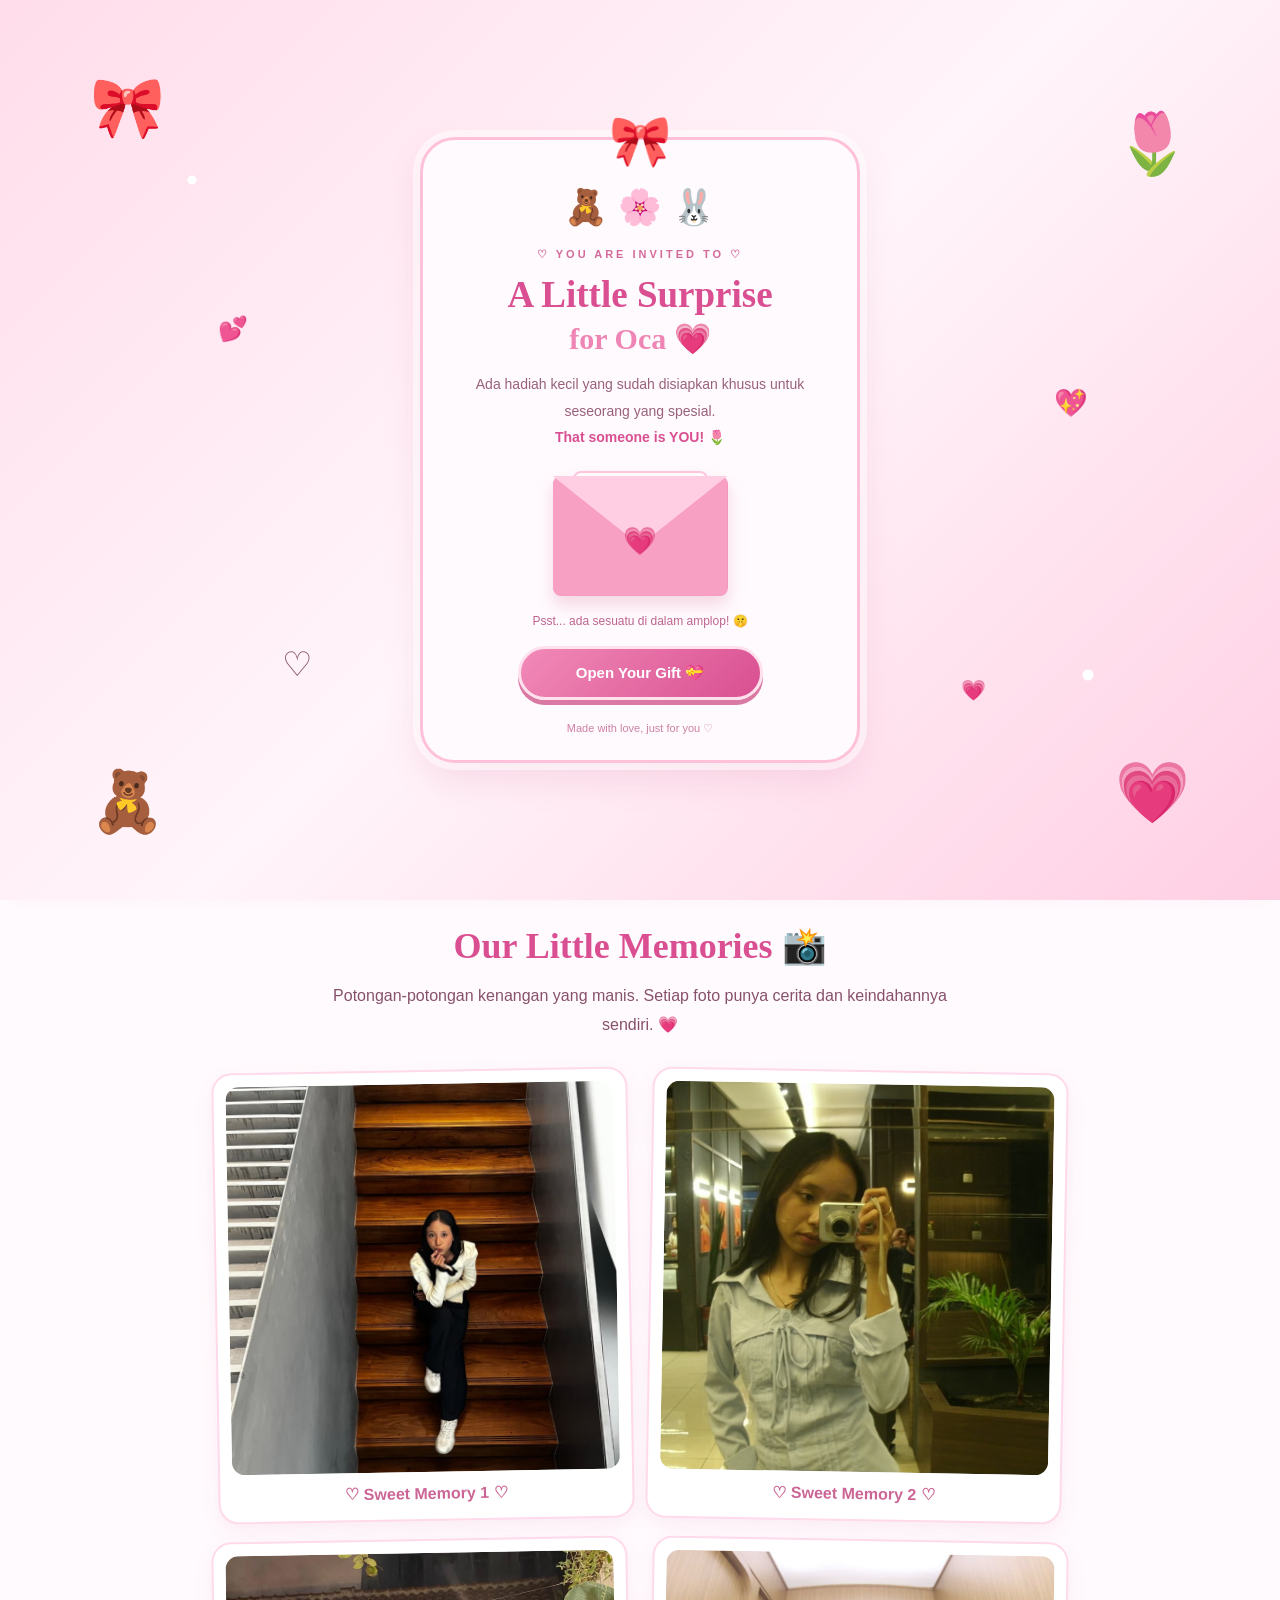
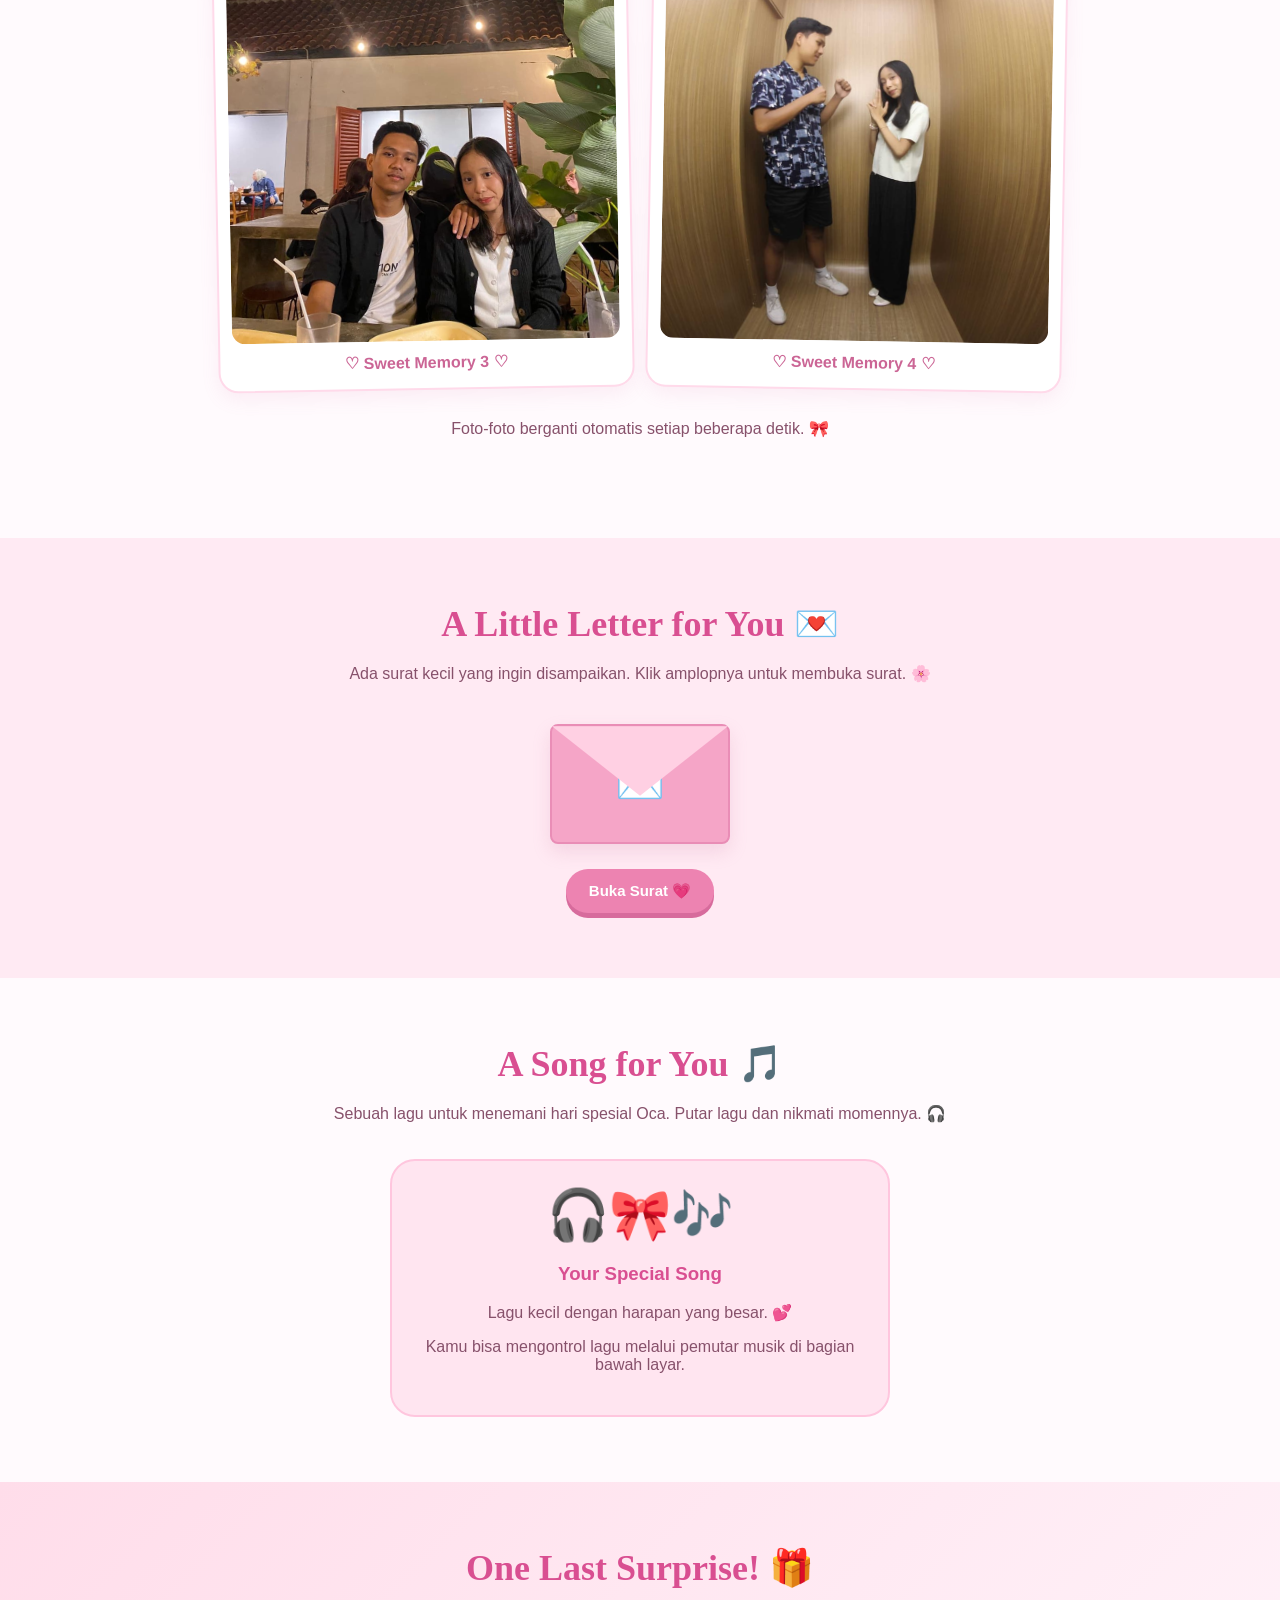
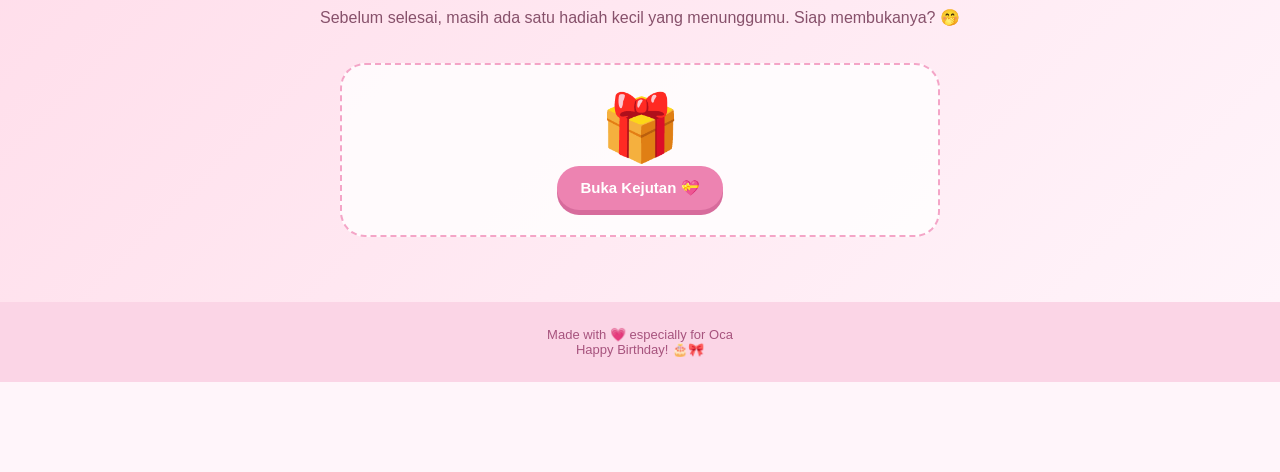
<file: index.html>
<!DOCTYPE html>
<html lang="id">
<head>
    <meta charset="UTF-8">
    <meta name="viewport" content="width=device-width, initial-scale=1.0">
    <title>Happy Birthday Oca! 🎀</title>

    <style>
        * {
            box-sizing: border-box;
        }

        html {
            scroll-behavior: smooth;
            scroll-padding-top: 80px;
        }

        body {
            margin: 0;
            padding-bottom: 90px;
            font-family: "Trebuchet MS", Arial, sans-serif;
            color: #87516b;
            background: #fff5fa;
        }

        button {
            font-family: inherit;
            cursor: pointer;
        }

        .tombol {
            display: inline-block;
            padding: 13px 23px;
            border: none;
            border-radius: 30px;
            background: #ed83b1;
            color: white;
            font-size: 15px;
            font-weight: bold;
            box-shadow: 0 5px 0 #d76b9c;
            text-decoration: none;
            transition: 0.25s;
        }

        .tombol:hover {
            transform: translateY(-3px);
            background: #df6da1;
        }

        /* HALAMAN PEMBUKA */

        #halamanPembuka {
            position: fixed;
            inset: 0;
            z-index: 9999;
            display: flex;
            align-items: center;
            justify-content: center;
            padding: 22px 15px;
            overflow-y: auto;
            overflow-x: hidden;
            background:
                radial-gradient(circle at 15% 20%, white 0 4px, transparent 5px),
                radial-gradient(circle at 85% 75%, white 0 5px, transparent 6px),
                linear-gradient(135deg, #ffddea, #fff5fa, #ffcfe3);
            transition: opacity 0.8s ease, visibility 0.8s ease;
        }

        #halamanPembuka.sembunyi {
            opacity: 0;
            visibility: hidden;
            pointer-events: none;
        }

        .kartu-undangan {
            position: relative;
            width: 100%;
            max-width: 440px;
            margin: auto;
            padding: 35px 22px 25px;
            text-align: center;
            background: #fffafd;
            border: 3px solid #ffc1da;
            border-radius: 35px;
            box-shadow: 0 0 0 7px #ffffff85,
                        0 15px 35px #d878a333;
            animation: kartuDatang 1s ease both;
        }

        @keyframes kartuDatang {
            from {
                opacity: 0;
                transform: translateY(25px) scale(0.94);
            }
            to {
                opacity: 1;
                transform: translateY(0) scale(1);
            }
        }

        .pita-atas {
            position: absolute;
            top: -28px;
            left: 50%;
            transform: translateX(-50%);
            font-size: 50px;
        }

        .stiker-pembuka {
            margin: 12px 0;
            font-size: 35px;
            animation: stikerGoyang 3s ease-in-out infinite;
        }

        @keyframes stikerGoyang {
            0%, 100% { transform: rotate(-3deg); }
            50% { transform: rotate(3deg); }
        }

        .teks-kecil {
            color: #d46a9b;
            font-size: 11px;
            font-weight: bold;
            letter-spacing: 3px;
            margin-top: 20px;
        }

        .kartu-undangan h1 {
            margin: 12px 0 0;
            color: #d94f91;
            font-family: Georgia, serif;
            font-size: clamp(27px, 7vw, 37px);
        }

        .kartu-undangan h2 {
            color: #ee85b4;
            font-family: Georgia, serif;
            font-size: 30px;
            margin: 5px 0 15px;
        }

        .pesan-pembuka {
            color: #99617c;
            font-size: 14px;
            line-height: 1.9;
            margin: 12px auto 22px;
        }

        .pesan-pembuka strong {
            color: #d94f91;
        }

        /* AMPLOP PEMBUKA */

        .amplop-pembuka {
            position: relative;
            width: 175px;
            height: 120px;
            margin: 25px auto 15px;
            cursor: pointer;
            animation: amplopMengambang 2.5s ease-in-out infinite;
            filter: drop-shadow(0 9px 8px #d878a344);
        }

        @keyframes amplopMengambang {
            0%, 100% { transform: translateY(0); }
            50% { transform: translateY(-8px); }
        }

        .amplop-dasar {
            position: absolute;
            inset: 0;
            background: #f9a8ca;
            border: 2px solid #f18db8;
            border-radius: 9px;
        }

        .surat-mini {
            position: absolute;
            z-index: 1;
            left: 20px;
            right: 20px;
            top: -5px;
            height: 90px;
            display: flex;
            align-items: center;
            justify-content: center;
            background: #fffafc;
            border: 2px solid #ffc5dc;
            border-radius: 8px;
            font-size: 37px;
            transition: transform 0.7s ease;
        }

        .amplop-depan {
            position: absolute;
            z-index: 2;
            inset: 0;
            background: #f7a0c4;
            clip-path: polygon(0 0, 50% 57%, 100% 0, 100% 100%, 0 100%);
            border-radius: 8px;
        }

        .amplop-segitiga {
            position: absolute;
            z-index: 3;
            inset: 0;
            background: #ffcee2;
            clip-path: polygon(0 0, 100% 0, 50% 58%);
            transform-origin: top center;
            transition: transform 0.65s ease, opacity 0.3s ease;
        }

        .segel-hati {
            position: absolute;
            z-index: 4;
            left: 50%;
            top: 54%;
            transform: translate(-50%, -50%);
            font-size: 27px;
            transition: opacity 0.3s ease;
        }

        .amplop-pembuka.terbuka .amplop-segitiga {
            transform: rotateX(180deg);
            opacity: 0;
        }

        .amplop-pembuka.terbuka .surat-mini {
            transform: translateY(-48px);
        }

        .amplop-pembuka.terbuka .segel-hati {
            opacity: 0;
        }

        .petunjuk-pembuka {
            color: #bd6590;
            font-size: 12px;
            margin: 18px 0;
        }

        .tombol-pembuka {
            width: 100%;
            max-width: 245px;
            padding: 15px 20px;
            color: white;
            font-size: 15px;
            background: linear-gradient(135deg, #f18ab7, #d94f91);
            border: 3px solid #ffe0ed;
            box-shadow: 0 5px 0 #d979a4;
            animation: tombolBerkedip 2s ease-in-out infinite;
        }

        @keyframes tombolBerkedip {
            0%, 100% { box-shadow: 0 5px 0 #d979a4; }
            50% {
                box-shadow: 0 5px 0 #d979a4,
                            0 0 15px #f6a4c9;
            }
        }

        .footer-pembuka {
            margin: 22px 0 0;
            color: #ce81a4;
            font-size: 11px;
        }

        .dekorasi {
            position: absolute;
            z-index: 1;
            font-size: clamp(35px, 8vw, 60px);
            pointer-events: none;
            animation: dekorasiGoyang 4s ease-in-out infinite;
        }

        .dekorasi-kiri {
            top: 8%;
            left: 7%;
        }

        .dekorasi-kanan {
            top: 12%;
            right: 7%;
            animation-delay: 0.8s;
        }

        .dekorasi-bawah-kiri {
            bottom: 7%;
            left: 7%;
            animation-delay: 1.2s;
        }

        .dekorasi-bawah-kanan {
            bottom: 8%;
            right: 7%;
            animation-delay: 0.5s;
        }

        @keyframes dekorasiGoyang {
            0%, 100% { translate: 0 0; }
            50% { translate: 0 -10px; }
        }

        .hati-melayang {
            position: absolute;
            z-index: 1;
            pointer-events: none;
            animation: hatiNaik 6s ease-in-out infinite;
        }

        .hati-satu {
            left: 17%;
            top: 35%;
            font-size: 24px;
        }

        .hati-dua {
            right: 15%;
            top: 43%;
            font-size: 27px;
            animation-delay: 1s;
        }

        .hati-tiga {
            left: 22%;
            bottom: 24%;
            font-size: 34px;
            animation-delay: 2s;
        }

        .hati-empat {
            right: 23%;
            bottom: 22%;
            font-size: 20px;
            animation-delay: 0.5s;
        }

        @keyframes hatiNaik {
            0%, 100% {
                transform: translateY(0) rotate(-10deg);
                opacity: 0.7;
            }
            50% {
                transform: translateY(-20px) rotate(10deg);
                opacity: 1;
            }
        }

        /* EFEK BUNGA TERBANG */

        .bunga-terbang {
            position: fixed;
            top: -50px;
            z-index: 9998;
            pointer-events: none;
            user-select: none;
            animation: bungaJatuh linear forwards;
        }

        @keyframes bungaJatuh {
            0% {
                transform: translateY(-5vh) translateX(0) rotate(0deg);
                opacity: 0;
            }
            10% {
                opacity: 1;
            }
            50% {
                transform: translateY(50vh) translateX(35px) rotate(180deg);
            }
            100% {
                transform: translateY(110vh) translateX(-35px) rotate(360deg);
                opacity: 0;
            }
        }

        /* MENU WEBSITE */

        header {
            position: sticky;
            top: 0;
            z-index: 100;
            padding: 14px 10px;
            background: #fff5faee;
            border-bottom: 2px solid #ffdae9;
            backdrop-filter: blur(10px);
        }

        .nama-website {
            margin: 0 0 10px;
            color: #d94f91;
            text-align: center;
            font-size: 21px;
        }

        nav {
            display: flex;
            justify-content: center;
            flex-wrap: wrap;
            gap: 7px;
        }

        nav a {
            padding: 8px 12px;
            color: #b54e81;
            font-size: 13px;
            font-weight: bold;
            text-decoration: none;
            border-radius: 20px;
        }

        nav a:hover,
        nav a.aktif {
            background: #ffd6e8;
            color: #c33e7f;
        }

        /* BAGIAN WEBSITE */

        section {
            padding: 65px 20px;
            text-align: center;
            scroll-margin-top: 105px;
        }

        .judul-bagian {
            color: #d94f91;
            font-family: Georgia, serif;
            font-size: clamp(27px, 6vw, 36px);
            margin: 0 0 15px;
        }

        .deskripsi-bagian {
            max-width: 650px;
            margin: 0 auto 30px;
            line-height: 1.8;
        }

        #home {
            min-height: 85vh;
            display: flex;
            align-items: center;
            justify-content: center;
            flex-direction: column;
            background: linear-gradient(145deg, #ffe2ef, #fff7fb);
        }

        .mahkota {
            font-size: 65px;
            animation: stikerGoyang 3s infinite;
        }

        #home h1 {
            margin: 15px 0;
            color: #d94f91;
            font-family: Georgia, serif;
            font-size: clamp(36px, 8vw, 60px);
        }

        #home p {
            max-width: 550px;
            line-height: 1.9;
        }

        .bintang {
            color: #ec8cb8;
            font-size: 25px;
            margin: 15px;
        }

        #kenangan {
            background: #fffafd;
        }

        .galeri {
            display: grid;
            grid-template-columns: repeat(2, minmax(0, 1fr));
            gap: 18px;
            max-width: 850px;
            margin: 0 auto;
        }

        .kartu-foto {
            padding: 12px;
            background: white;
            border: 2px solid #ffdaea;
            border-radius: 20px;
            box-shadow: 0 7px 18px #d878a31a;
            transform: rotate(-1deg);
        }

        .kartu-foto:nth-child(even) {
            transform: rotate(1deg);
        }

        .kartu-foto img {
            display: block;
            width: 100%;
            aspect-ratio: 1 / 1;
            object-fit: cover;
            border-radius: 13px;
            background: #ffe7f1;
        }

        .kartu-foto p {
            margin: 12px 0 4px;
            color: #cb6595;
            font-weight: bold;
        }

        #surat {
            background: #ffeaf3;
        }

        .kotak-surat {
            max-width: 600px;
            margin: 25px auto 0;
        }

        .amplop-surat {
            width: 180px;
            height: 120px;
            position: relative;
            margin: 35px auto 25px;
            cursor: pointer;
            background: #f5a5c7;
            border: 2px solid #e98db6;
            border-radius: 8px;
            box-shadow: 0 8px 18px #ce7fa333;
        }

        .amplop-surat::before {
            content: "";
            position: absolute;
            inset: 0;
            background: #ffd0e3;
            clip-path: polygon(0 0, 100% 0, 50% 60%);
            transform-origin: top;
            transition: transform 0.7s;
            z-index: 2;
        }

        .amplop-surat::after {
            content: "💌";
            position: absolute;
            inset: 0;
            display: flex;
            align-items: center;
            justify-content: center;
            font-size: 40px;
        }

        .amplop-surat.terbuka::before {
            transform: rotateX(180deg);
        }

        .isi-surat {
            display: none;
            padding: 25px;
            background: #fffafd;
            border: 2px dashed #f2a2c5;
            border-radius: 20px;
            text-align: left;
            line-height: 1.9;
            animation: kartuDatang 0.7s ease;
        }

        .isi-surat.tampil {
            display: block;
        }

        #musik {
            background: #fffafd;
        }

        .kotak-musik {
            max-width: 500px;
            margin: 0 auto;
            padding: 25px;
            background: #ffe5f0;
            border: 2px solid #ffc6de;
            border-radius: 25px;
        }

        .ikon-musik {
            font-size: 50px;
            animation: stikerGoyang 2s infinite;
        }

        #kejutan {
            min-height: 400px;
            background: linear-gradient(135deg, #ffddea, #fff4fa);
        }

        .kotak-kejutan {
            max-width: 600px;
            margin: 0 auto;
            padding: 25px;
            background: #ffffffc9;
            border: 2px dashed #f4a5c7;
            border-radius: 25px;
        }

        .hadiah {
            display: none;
            margin-top: 25px;
            font-size: 20px;
            line-height: 1.9;
            color: #d94f91;
            animation: kartuDatang 0.7s ease;
        }

        .hadiah.tampil {
            display: block;
        }

        .hati-kejutan {
            display: inline-block;
            margin: 5px;
            font-size: 27px;
            animation: hatiNaik 2s infinite;
        }

        footer {
            padding: 25px 15px;
            background: #fbd5e6;
            color: #a7547e;
            text-align: center;
            font-size: 13px;
        }

        /* PEMUTAR MUSIK TETAP DI BAWAH */

        .pemutar-tetap {
            position: fixed;
            z-index: 200;
            left: 12px;
            right: 12px;
            bottom: 12px;
            display: flex;
            align-items: center;
            gap: 10px;
            padding: 10px 14px;
            background: #fffafdf2;
            border: 2px solid #ffc5dc;
            border-radius: 18px;
            box-shadow: 0 5px 20px #b95d8522;
        }

        .pemutar-ikon {
            font-size: 25px;
        }

        .pemutar-info {
            flex: 1;
            min-width: 0;
            text-align: left;
        }

        .pemutar-info strong {
            display: block;
            color: #c94e88;
            font-size: 12px;
        }

        .pemutar-info span {
            color: #a66b88;
            font-size: 11px;
        }

        .pemutar-tetap audio {
            width: 42%;
            max-width: 220px;
            margin: 0;
        }

        @media (max-width: 480px) {
            .dekorasi-kiri {
                top: 2%;
                left: 2%;
            }

            .dekorasi-kanan {
                top: 3%;
                right: 2%;
            }

            .dekorasi-bawah-kiri {
                bottom: 2%;
                left: 2%;
            }

            .dekorasi-bawah-kanan {
                bottom: 2%;
                right: 2%;
            }

            .kartu-undangan {
                padding: 32px 18px 22px;
            }

            .galeri {
                gap: 10px;
            }

            .kartu-foto {
                padding: 7px;
            }

            .pemutar-tetap {
                left: 6px;
                right: 6px;
                bottom: 6px;
                gap: 7px;
                padding: 9px;
            }

            .pemutar-ikon {
                font-size: 21px;
            }

            .pemutar-info strong {
                font-size: 10px;
            }

            .pemutar-info span {
                font-size: 9px;
            }

            .pemutar-tetap audio {
                width: 45%;
            }
        }
    </style>
</head>

<body>

    <!-- HALAMAN PEMBUKA -->

    <div id="halamanPembuka">
        <div class="dekorasi dekorasi-kiri">🎀</div>
        <div class="dekorasi dekorasi-kanan">🌷</div>
        <div class="dekorasi dekorasi-bawah-kiri">🧸</div>
        <div class="dekorasi dekorasi-bawah-kanan">💗</div>

        <div class="hati-melayang hati-satu">💕</div>
        <div class="hati-melayang hati-dua">💖</div>
        <div class="hati-melayang hati-tiga">♡</div>
        <div class="hati-melayang hati-empat">💗</div>

        <div class="kartu-undangan">
            <div class="pita-atas">🎀</div>
            <div class="stiker-pembuka">🧸 🌸 🐰</div>

            <p class="teks-kecil">♡ YOU ARE INVITED TO ♡</p>
            <h1>A Little Surprise</h1>
            <h2>for Oca 💗</h2>

            <p class="pesan-pembuka">
                Ada hadiah kecil yang sudah disiapkan
                khusus untuk seseorang yang spesial.
                <br>
                <strong>That someone is YOU! 🌷</strong>
            </p>

            <div class="amplop-pembuka"
                 id="amplopPembuka"
                 role="button"
                 tabindex="0"
                 aria-label="Buka amplop"
                 onclick="bukaUndangan()">
                <div class="amplop-dasar"></div>
                <div class="surat-mini">💌</div>
                <div class="amplop-depan"></div>
                <div class="amplop-segitiga"></div>
                <div class="segel-hati">💗</div>
            </div>

            <p class="petunjuk-pembuka" id="petunjukPembuka">
                Psst... ada sesuatu di dalam amplop! 🤫
            </p>

            <button class="tombol tombol-pembuka"
                    id="tombolBukaHadiah"
                    onclick="bukaUndangan()">
                Open Your Gift 💝
            </button>

            <p class="footer-pembuka">
                Made with love, just for you ♡
            </p>
        </div>
    </div>

    <!-- MENU WEBSITE -->

    <header>
        <h2 class="nama-website">🎀 Birthday Oca 🎀</h2>

        <nav>
            <a href="#home" class="aktif">Home 🏠</a>
            <a href="#kenangan">Kenangan 📸</a>
            <a href="#surat">Surat 💌</a>
            <a href="#musik">Musik 🎵</a>
            <a href="#kejutan">Kejutan 🎁</a>
        </nav>
    </header>

    <main>

        <!-- HOME -->

        <section id="home">
            <div class="mahkota">👑</div>
            <div class="bintang">✨ ♡ ✨</div>

            <h1>Happy Birthday! Oca 💗</h1>

            <p>
                Selamat ulang tahun, Oca!
                Semoga hari-harimu selalu dipenuhi kebahagiaan,
                tawa, cinta, dan hal-hal indah.
                Semoga semua impianmu satu per satu menjadi nyata.
                Kamu pantas mendapatkan banyak kebahagiaan. 🌷
            </p>

            <p>
                Hari ini adalah hari spesial untuk seseorang
                yang juga spesial. Jangan lupa tersenyum, ya! 🧸
            </p>

            <a href="#kenangan" class="tombol">Lihat Kenangan 💕</a>

            <div class="bintang">🎂 🎀 💖 🎀 🎂</div>
        </section>

        <!-- KENANGAN FOTO -->

        <section id="kenangan">
            <h2 class="judul-bagian">Our Little Memories 📸</h2>

            <p class="deskripsi-bagian">
                Potongan-potongan kenangan yang manis.
                Setiap foto punya cerita dan keindahannya sendiri. 💗
            </p>

            <div class="galeri">
                <div class="kartu-foto">
                    <img src="images/foto1.jpg"
                         alt="Kenangan pertama"
                         class="foto-berganti">
                    <p>♡ Sweet Memory 1 ♡</p>
                </div>

                <div class="kartu-foto">
                    <img src="images/foto2.jpg"
                         alt="Kenangan kedua"
                         class="foto-berganti">
                    <p>♡ Sweet Memory 2 ♡</p>
                </div>

                <div class="kartu-foto">
                    <img src="images/foto3.jpg"
                         alt="Kenangan ketiga"
                         class="foto-berganti">
                    <p>♡ Sweet Memory 3 ♡</p>
                </div>

                <div class="kartu-foto">
                    <img src="images/foto4.jpg"
                         alt="Kenangan keempat"
                         class="foto-berganti">
                    <p>♡ Sweet Memory 4 ♡</p>
                </div>
            </div>

            <p class="deskripsi-bagian" style="margin-top:25px;">
                Foto-foto berganti otomatis setiap beberapa detik. 🎀
            </p>
        </section>

        <!-- SURAT -->

        <section id="surat">
            <h2 class="judul-bagian">A Little Letter for You 💌</h2>

            <p class="deskripsi-bagian">
                Ada surat kecil yang ingin disampaikan.
                Klik amplopnya untuk membuka surat. 🌸
            </p>

            <div class="kotak-surat">
                <div class="amplop-surat"
                     id="amplopSurat"
                     role="button"
                     tabindex="0"
                     aria-label="Buka surat"
                     onclick="bukaSurat()">
                </div>

                <button class="tombol" onclick="bukaSurat()">
                    Buka Surat 💗
                </button>

                <div class="isi-surat" id="isiSurat">
                    <h3 style="color:#d94f91; text-align:center;">
                        Dear Oca, ♡
                    </h3>

                    <p>Happy birthday, Oca! 🎂💗</p>

                    <p>
                        Di hari spesialmu ini, aku berharap kamu
                        selalu dikelilingi hal-hal baik, orang-orang
                        yang tulus menyayangimu, dan alasan untuk
                        terus tersenyum setiap hari.
                    </p>

                    <p>
                        Semoga langkahmu ke depan selalu dimudahkan,
                        impianmu semakin dekat, dan kamu selalu
                        diberi kekuatan saat menghadapi hari yang
                        tidak mudah.
                    </p>

                    <p>
                        Terima kasih sudah menjadi dirimu sendiri.
                        Semoga tahun ini membawa banyak cerita indah,
                        pengalaman baru, dan kebahagiaan yang tidak
                        terduga.
                    </p>

                    <p>
                        Jangan lupa bahagia, jaga diri baik-baik,
                        dan tetap jadi Oca yang istimewa. 🧸🌷
                    </p>

                    <p style="text-align:right;">
                        With lots of love,<br>
                        Someone who wishes you the best ♡
                    </p>
                </div>
            </div>
        </section>

        <!-- MUSIK -->

        <section id="musik">
            <h2 class="judul-bagian">A Song for You 🎵</h2>

            <p class="deskripsi-bagian">
                Sebuah lagu untuk menemani hari spesial Oca.
                Putar lagu dan nikmati momennya. 🎧
            </p>

            <div class="kotak-musik">
                <div class="ikon-musik">🎧🎀🎶</div>
                <h3 style="color:#d94f91;">Your Special Song</h3>

                <p>
                    Lagu kecil dengan harapan yang besar. 💕
                </p>

                <p>
                    Kamu bisa mengontrol lagu melalui pemutar
                    musik di bagian bawah layar.
                </p>
            </div>
        </section>

        <!-- KEJUTAN -->

        <section id="kejutan">
            <h2 class="judul-bagian">One Last Surprise! 🎁</h2>

            <p class="deskripsi-bagian">
                Sebelum selesai, masih ada satu hadiah kecil
                yang menunggumu. Siap membukanya? 🤭
            </p>

            <div class="kotak-kejutan">
                <div style="font-size:65px;">🎁</div>

                <button class="tombol" onclick="bukaKejutan()">
                    Buka Kejutan 💝
                </button>

                <div class="hadiah" id="hadiah">
                    <div class="hati-kejutan">💗</div>
                    <div class="hati-kejutan">💖</div>
                    <div class="hati-kejutan">💕</div>

                    <h3>Surprise, Oca! 🎉</h3>

                    <p>HAPPY BIRTHDAY! 🎂</p>

                    <p>
                        Semoga kamu selalu bahagia, sehat,
                        dikelilingi cinta, dan mendapatkan
                        banyak hal baik dalam hidup.
                    </p>

                    <p>May all your wishes come true! 🌷</p>

                    <div style="font-size:40px;">
                        🧸 🎀 🌸 💝 🌸 🎀 🧸
                    </div>
                </div>
            </div>
        </section>

    </main>

    <footer>
        Made with 💗 especially for Oca
        <br>
        Happy Birthday! 🎂🎀
    </footer>

    <!-- PEMUTAR MUSIK -->

    <div class="pemutar-tetap">
        <div class="pemutar-ikon">🎵</div>

        <div class="pemutar-info">
            <strong>Song for Oca 💗</strong>
            <span>Made with love ♡</span>
        </div>

        <audio id="laguOca" controls preload="auto">
            <source src="music/lagu-oca.mp3" type="audio/mpeg">
            Browser kamu tidak mendukung pemutar audio.
        </audio>
    </div>

    <script>
        /* BUKA HALAMAN PEMBUKA DAN PUTAR LAGU */

        var undanganSedangDibuka = false;

        function bukaUndangan() {
            if (undanganSedangDibuka) {
                return;
            }

            undanganSedangDibuka = true;

            var halaman = document.getElementById("halamanPembuka");
            var amplop = document.getElementById("amplopPembuka");
            var tombol = document.getElementById("tombolBukaHadiah");
            var petunjuk = document.getElementById("petunjukPembuka");
            var lagu = document.getElementById("laguOca");

            amplop.classList.add("terbuka");
            tombol.textContent = "Your Surprise Awaits! 💗";
            petunjuk.textContent = "Yay! Hadiah untuk Oca sedang dibuka... 🎀";

            setTimeout(function() {
                halaman.classList.add("sembunyi");

                setTimeout(function() {
                    halaman.style.display = "none";

                    document.getElementById("home").scrollIntoView({
                        behavior: "auto",
                        block: "start"
                    });

                    history.replaceState(null, "", "#home");

                    lagu.play().catch(function() {
                        console.log(
                            "Lagu belum dapat diputar otomatis. Tekan Play."
                        );
                    });

                }, 800);
            }, 900);
        }

        document.getElementById("amplopPembuka").addEventListener(
            "keydown",
            function(event) {
                if (event.key === "Enter" || event.key === " ") {
                    event.preventDefault();
                    bukaUndangan();
                }
            }
        );

        /* NAVIGASI MENU */

        var semuaMenu = document.querySelectorAll("nav a");

        semuaMenu.forEach(function(menu) {
            menu.addEventListener("click", function(event) {
                var tujuan = menu.getAttribute("href");
                var bagian = document.querySelector(tujuan);

                if (bagian) {
                    event.preventDefault();

                    bagian.scrollIntoView({
                        behavior: "smooth",
                        block: "start"
                    });

                    history.replaceState(null, "", tujuan);

                    semuaMenu.forEach(function(item) {
                        item.classList.remove("aktif");
                    });

                    menu.classList.add("aktif");
                }
            });
        });

        /* FOTO BERGANTI OTOMATIS */

        var daftarFoto = [
            "images/foto1.jpg",
            "images/foto2.jpg",
            "images/foto3.jpg",
            "images/foto4.jpg",
            "images/foto5.jpg",
            "images/foto6.jpg",
            "images/foto7.jpg",
            "images/foto8.jpg"
        ];

        var nomorFoto = [0, 1, 2, 3];

        setInterval(function() {
            var kotakFoto = document.querySelectorAll(".foto-berganti");

            for (var i = 0; i < kotakFoto.length; i++) {
                nomorFoto[i] = (nomorFoto[i] + 1) % daftarFoto.length;
                kotakFoto[i].src = daftarFoto[nomorFoto[i]];
            }
        }, 4000);

        /* BUKA SURAT */

        function bukaSurat() {
            document.getElementById("amplopSurat").classList.toggle("terbuka");
            document.getElementById("isiSurat").classList.toggle("tampil");
        }

        document.getElementById("amplopSurat").addEventListener(
            "keydown",
            function(event) {
                if (event.key === "Enter" || event.key === " ") {
                    event.preventDefault();
                    bukaSurat();
                }
            }
        );

        /* BUKA KEJUTAN */

        function bukaKejutan() {
            document.getElementById("hadiah").classList.toggle("tampil");
        }
    </script>

    <!-- SCRIPT EFEK BUNGA TERBANG -->

    <script>
        (function() {
            var daftarBunga = ["🌸", "🌷", "🌼", "🪷", "🌺"];

            function buatBunga() {
                var bunga = document.createElement("span");

                bunga.className = "bunga-terbang";

                bunga.textContent =
                    daftarBunga[
                        Math.floor(Math.random() * daftarBunga.length)
                    ];

                bunga.style.left = Math.random() * 100 + "vw";
                bunga.style.fontSize = (18 + Math.random() * 18) + "px";
                bunga.style.animationDuration = (6 + Math.random() * 6) + "s";

                document.body.appendChild(bunga);

                setTimeout(function() {
                    bunga.remove();
                }, 13000);
            }

            setInterval(buatBunga, 700);
        })();
    </script>

</body>
</html>
</file>
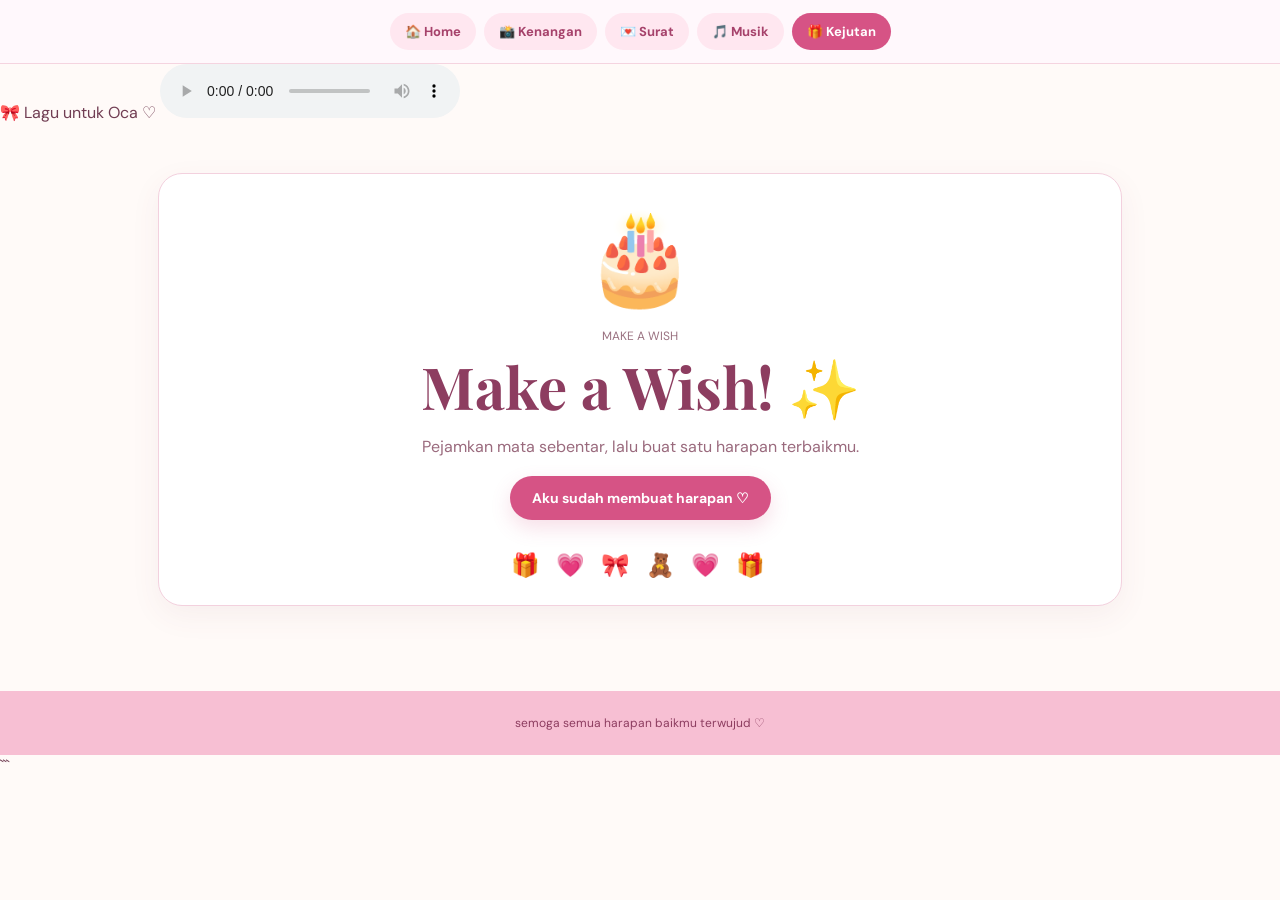
<file: kejutan.html>
<!DOCTYPE html>
<html lang="id">
<head>
    <meta charset="UTF-8">
    <meta name="viewport" content="width=device-width, initial-scale=1">
    <title>Kejutan! ♡</title>
    <link rel="stylesheet" href="style.css">
</head>
<body>

<nav>
    <a href="index.html">🏠 Home</a>
    <a href="kenangan.html">📸 Kenangan</a>
    <a href="surat.html">💌 Surat</a>
    <a href="musik.html">🎵 Musik</a>
    <a class="active" href="kejutan.html">🎁 Kejutan</a>
</nav>

<div class="mini-music">
    <span>🎀 Lagu untuk Oca ♡</span>
    <audio controls loop>
        <source src="music/lagu-oca.mp3" type="audio/mpeg">
        Browser kamu tidak mendukung pemutar audio.
    </audio>
</div>

<main class="center">
    <div class="panel">
        <div class="cake">🎂</div>
        <p class="note">MAKE A WISH</p>

        <h1 style="font-size: clamp(38px, 7vw, 58px)">
            Make a Wish! ✨
        </h1>

        <p class="sub">
            Pejamkan mata sebentar, lalu buat satu harapan terbaikmu.
        </p>

        <button class="btn" id="wish">
            Aku sudah membuat harapan ♡
        </button>

        <p id="message" class="sub"></p>

        <div class="decor">🎁 💗 🎀 🧸 💗 🎁</div>
    </div>
</main>

<footer>
    semoga semua harapan baikmu terwujud ♡
</footer>

<script>
document.getElementById('wish').addEventListener('click', function() {
    document.getElementById('message').textContent =
        'Semoga harapanmu menjadi nyata! ♡ ✨🎀';

    for (let i = 0; i < 22; i++) {
        let e = document.createElement('span');

        e.textContent = ['♡', '✦', '💗', '✨'][
            Math.floor(Math.random() * 4)
        ];

        e.style.cssText =
            'position:fixed;left:' + Math.random() * 100 +
            'vw;top:-25px;font-size:' + (16 + Math.random() * 18) +
            'px;z-index:99;pointer-events:none';

        document.body.appendChild(e);

        let a = e.animate(
            [
                { transform: 'translateY(0)', opacity: 1 },
                {
                    transform: 'translateY(105vh) rotate(300deg)',
                    opacity: 0
                }
            ],
            {
                duration: 1800 + Math.random() * 1200,
                easing: 'ease-in'
            }
        );

        a.onfinish = function() {
            e.remove();
        };
    }
});
</script>

<script src="app.js"></script>

</body>
</html>
```
</file>
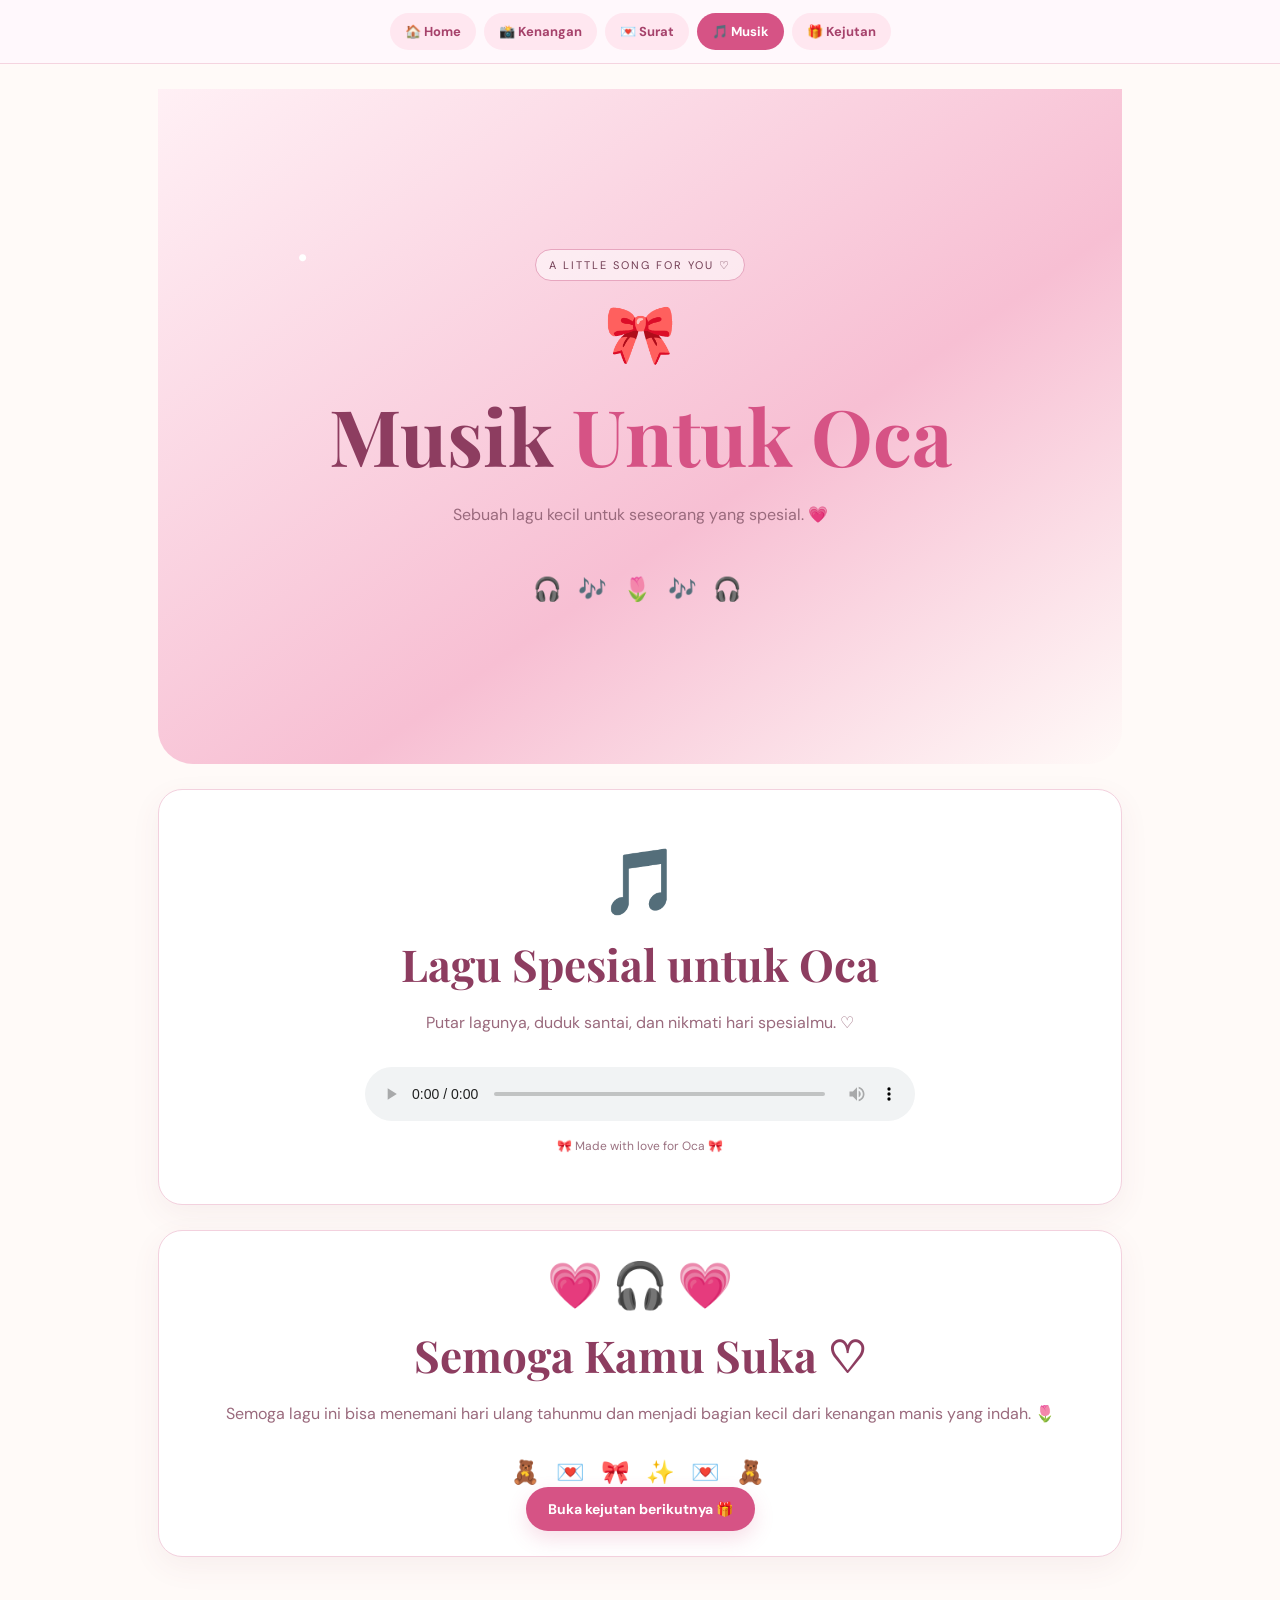
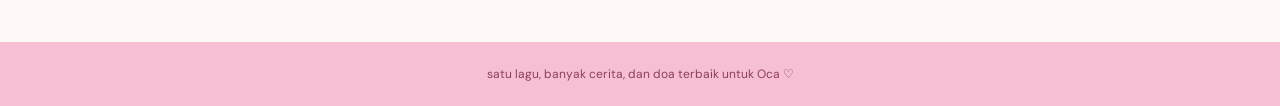
<file: musik.html>
<!DOCTYPE html>
<html lang="id">
<head>
    <meta charset="UTF-8">
    <meta name="viewport" content="width=device-width, initial-scale=1">
    <title>Musik untuk Oca ♡</title>
    <link rel="stylesheet" href="style.css">
</head>
<body>

<nav>
    <a href="index.html">🏠 Home</a>
    <a href="kenangan.html">📸 Kenangan</a>
    <a href="surat.html">💌 Surat</a>
    <a class="active" href="musik.html">🎵 Musik</a>
    <a href="kejutan.html">🎁 Kejutan</a>
</nav>

<main class="center">

    <section class="hero">
        <span class="tag">A LITTLE SONG FOR YOU ♡</span>

        <div class="bow">🎀</div>

        <h1>Musik <span>Untuk Oca</span></h1>

        <p class="sub">
            Sebuah lagu kecil untuk seseorang yang spesial. 💗
        </p>

        <div class="decor">🎧 🎶 🌷 🎶 🎧</div>
    </section>

    <section class="panel center">
        <div class="musicbox">

            <div class="music-icon">🎵</div>

            <h2>Lagu Spesial untuk Oca</h2>

            <p class="sub">
                Putar lagunya, duduk santai, dan nikmati hari spesialmu. ♡
            </p>

            <audio controls loop preload="metadata">
                <source src="music/lagu-oca.mp3" type="audio/mpeg">
                Browser kamu tidak mendukung pemutar audio.
            </audio>

            <p class="note">
                🎀 Made with love for Oca 🎀
            </p>

        </div>
    </section>

    <section class="panel center">
        <div style="font-size:45px">💗 🎧 💗</div>

        <h2>Semoga Kamu Suka ♡</h2>

        <p class="sub">
            Semoga lagu ini bisa menemani hari ulang tahunmu
            dan menjadi bagian kecil dari kenangan manis yang indah. 🌷
        </p>

        <div class="decor">🧸 💌 🎀 ✨ 💌 🧸</div>

        <a class="btn" href="kejutan.html">
            Buka kejutan berikutnya 🎁
        </a>
    </section>

</main>

<footer>
    satu lagu, banyak cerita, dan doa terbaik untuk Oca ♡
</footer>

<script src="app.js"></script>

</body>
</html>
</file>
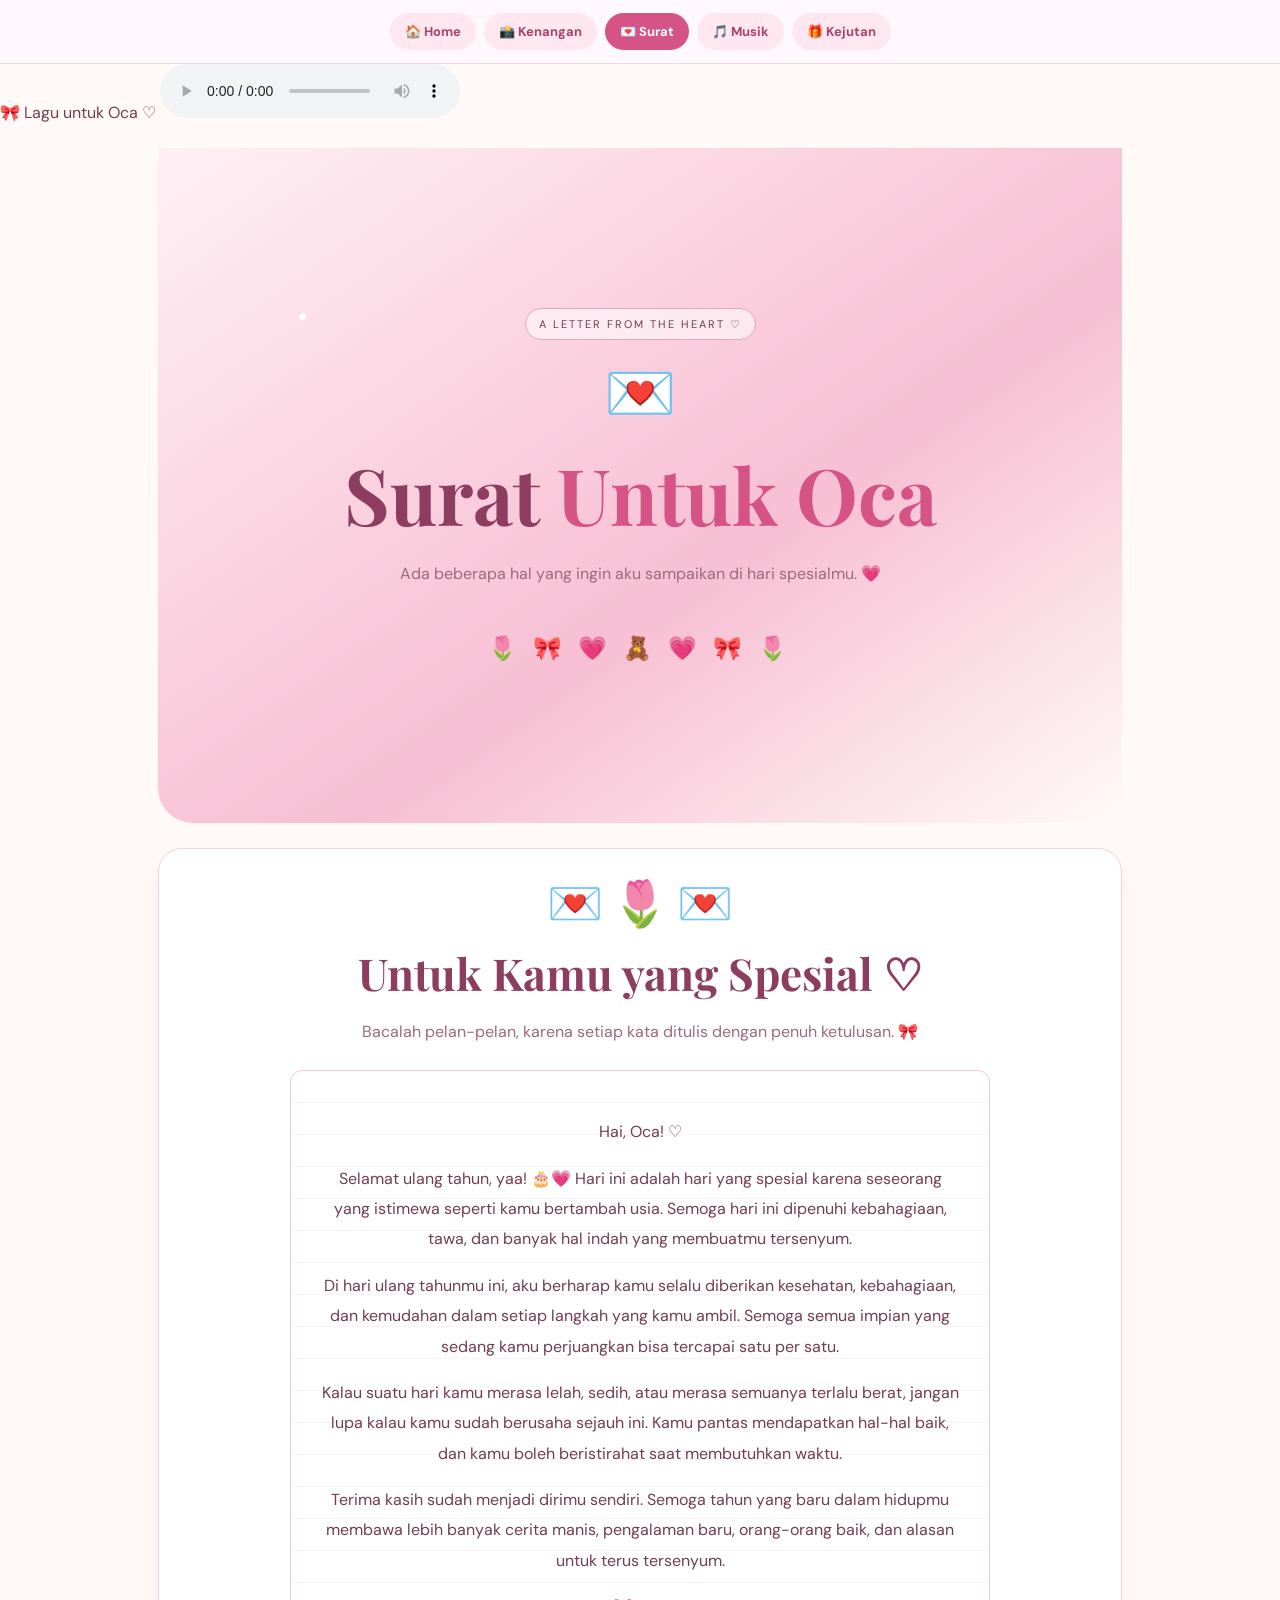
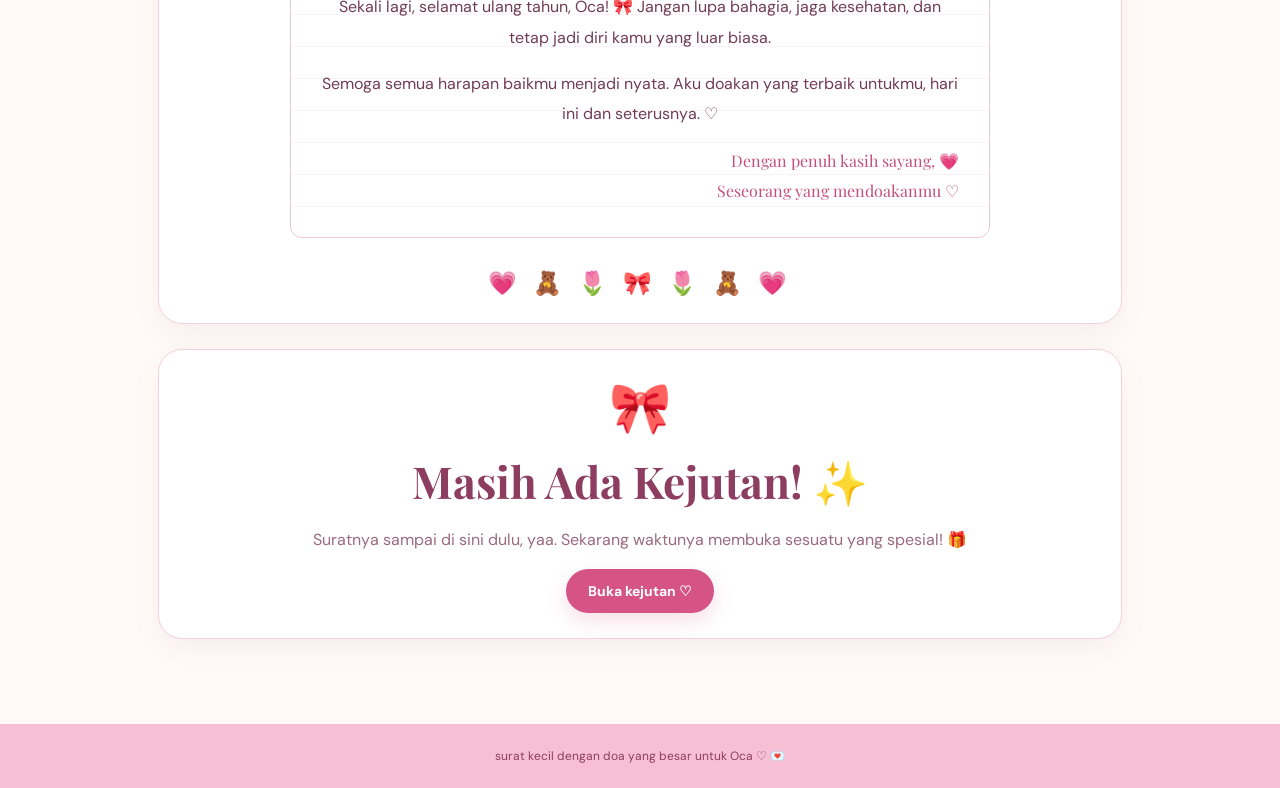
<file: surat.html>
<!DOCTYPE html>
<html lang="id">
<head>
    <meta charset="UTF-8">
    <meta name="viewport" content="width=device-width, initial-scale=1">
    <title>Surat untuk Oca ♡</title>
    <link rel="stylesheet" href="style.css">
</head>
<body>

<nav>
    <a href="index.html">🏠 Home</a>
    <a href="kenangan.html">📸 Kenangan</a>
    <a class="active" href="surat.html">💌 Surat</a>
    <a href="musik.html">🎵 Musik</a>
    <a href="kejutan.html">🎁 Kejutan</a>
</nav>

<div class="mini-music">
    <span>🎀 Lagu untuk Oca ♡</span>
    <audio controls loop>
        <source src="music/lagu-oca.mp3" type="audio/mpeg">
        Browser kamu tidak mendukung pemutar audio.
    </audio>
</div>

<main>

    <section class="hero">
        <span class="tag">A LETTER FROM THE HEART ♡</span>

        <div class="bow">💌</div>

        <h1>Surat <span>Untuk Oca</span></h1>

        <p class="sub">
            Ada beberapa hal yang ingin aku sampaikan di hari spesialmu. 💗
        </p>

        <div class="decor">🌷 🎀 💗 🧸 💗 🎀 🌷</div>
    </section>

    <section class="panel center">
        <div style="font-size:45px">💌 🌷 💌</div>

        <h2>Untuk Kamu yang Spesial ♡</h2>

        <p class="sub">
            Bacalah pelan-pelan, karena setiap kata ditulis
            dengan penuh ketulusan. 🎀
        </p>

        <div class="letter">
            <p>Hai, Oca! ♡</p>

            <p>
                Selamat ulang tahun, yaa! 🎂💗
                Hari ini adalah hari yang spesial karena seseorang
                yang istimewa seperti kamu bertambah usia.
                Semoga hari ini dipenuhi kebahagiaan, tawa,
                dan banyak hal indah yang membuatmu tersenyum.
            </p>

            <p>
                Di hari ulang tahunmu ini, aku berharap kamu selalu
                diberikan kesehatan, kebahagiaan, dan kemudahan
                dalam setiap langkah yang kamu ambil.
                Semoga semua impian yang sedang kamu perjuangkan
                bisa tercapai satu per satu.
            </p>

            <p>
                Kalau suatu hari kamu merasa lelah, sedih,
                atau merasa semuanya terlalu berat, jangan lupa
                kalau kamu sudah berusaha sejauh ini.
                Kamu pantas mendapatkan hal-hal baik,
                dan kamu boleh beristirahat saat membutuhkan waktu.
            </p>

            <p>
                Terima kasih sudah menjadi dirimu sendiri.
                Semoga tahun yang baru dalam hidupmu membawa
                lebih banyak cerita manis, pengalaman baru,
                orang-orang baik, dan alasan untuk terus tersenyum.
            </p>

            <p>
                Sekali lagi, selamat ulang tahun, Oca! 🎀
                Jangan lupa bahagia, jaga kesehatan,
                dan tetap jadi diri kamu yang luar biasa.
            </p>

            <p>
                Semoga semua harapan baikmu menjadi nyata.
                Aku doakan yang terbaik untukmu, hari ini
                dan seterusnya. ♡
            </p>

            <div class="signature">
                Dengan penuh kasih sayang, 💗<br>
                Seseorang yang mendoakanmu ♡
            </div>
        </div>

        <div class="decor">💗 🧸 🌷 🎀 🌷 🧸 💗</div>
    </section>

    <section class="panel center">
        <div style="font-size:50px">🎀</div>

        <h2>Masih Ada Kejutan! ✨</h2>

        <p class="sub">
            Suratnya sampai di sini dulu, yaa.
            Sekarang waktunya membuka sesuatu yang spesial! 🎁
        </p>

        <a class="btn" href="kejutan.html">
            Buka kejutan ♡
        </a>
    </section>

</main>

<footer>
    surat kecil dengan doa yang besar untuk Oca ♡ 💌
</footer>

<script src="app.js"></script>

</body>
</html>
</file>
<file: style.css>
@import url('https://fonts.googleapis.com/css2?family=DM+Sans:wght@400;500;600;700&family=Playfair+Display:wght@500;600;700&display=swap');
:root{--pink:#f7bfd3;--pale:#fff0f5;--hot:#d65385;--ink:#713d53;--cream:#fffaf8}
*{box-sizing:border-box}html{scroll-behavior:smooth}body{margin:0;background:var(--cream);color:var(--ink);font-family:'DM Sans',sans-serif}
nav{position:sticky;top:0;z-index:10;display:flex;justify-content:center;gap:8px;flex-wrap:wrap;padding:13px 10px;background:#fff8fceF;backdrop-filter:blur(8px);border-bottom:1px solid #f5d4e0}
nav a{padding:10px 15px;border-radius:30px;background:#ffe7f0;color:#a6426b;text-decoration:none;font-size:13px;font-weight:700}nav a:hover,nav a.active{background:#d65385;color:#fff}
main{max-width:1000px;margin:auto;padding:25px 18px 60px}.hero{text-align:center;min-height:75vh;display:flex;align-items:center;justify-content:center;flex-direction:column;padding:40px 15px;background:radial-gradient(circle at 15% 25%,#fff 0 3px,transparent 4px),linear-gradient(145deg,#fff0f5,#f7bfd3 60%,#fffaf8);border-radius:0 0 35px 35px}
.tag{font-size:11px;letter-spacing:2px;border:1px solid #e7a6bf;border-radius:25px;padding:8px 13px;background:#ffffff90}.bow{font-size:58px;margin:15px}h1,h2{font-family:'Playfair Display',serif}h1{font-size:clamp(43px,8vw,78px);line-height:1.05;color:#8d3d60;margin:8px 0}h1 span{color:#d65385}h2{font-size:clamp(30px,5vw,44px);margin:10px 0;color:#8d3d60}.sub{color:#9a6a7d;line-height:1.7}.btn{display:inline-block;border:0;border-radius:30px;padding:13px 22px;background:#d65385;color:white;text-decoration:none;font:700 14px 'DM Sans',sans-serif;cursor:pointer;box-shadow:0 8px 20px #d6538530}.btn:hover{transform:translateY(-2px)}.decor{margin-top:30px;font-size:23px;letter-spacing:5px}.center{text-align:center}.panel{background:white;border:1px solid #f3d1de;border-radius:24px;padding:25px;margin:25px auto;box-shadow:0 10px 30px #793d5210}.gallery{display:grid;grid-template-columns:repeat(4,minmax(0,1fr));gap:18px;margin-top:28px}.photo{margin:0;background:white;padding:9px 9px 14px;box-shadow:0 7px 20px #793d5218;transform:rotate(-1deg);border:1px solid #f4e1e8}.photo:nth-child(even){transform:rotate(2deg)}.photo img{display:block;width:100%;aspect-ratio:4/5;object-fit:cover;background:#ffe6ef}.placeholder{display:flex;aspect-ratio:4/5;align-items:center;justify-content:center;flex-direction:column;background:linear-gradient(140deg,#ffe8f0,#f7c9dc);font-size:40px;color:#c95b86}.placeholder small{font:11px 'DM Sans';margin-top:8px}.photo figcaption{text-align:center;font:13px 'Playfair Display';padding-top:10px}.letter{max-width:700px;margin:25px auto;background:repeating-linear-gradient(white,white 31px,#f9e4ed 32px);border:1px solid #efc7d7;padding:30px;line-height:1.9;border-radius:12px}.signature{text-align:right;color:#c44f7b;font-family:'Playfair Display',serif}.hidden{display:none}.musicbox{max-width:550px;margin:25px auto;text-align:center}.music-icon{font-size:65px}.musicbox audio{width:100%;margin-top:15px}.cake{font-size:90px}.note{font-size:12px;color:#9a7180}footer{text-align:center;background:#f7bfd3;padding:24px;color:#8d3d60;font-size:12px}@media(max-width:720px){.gallery{grid-template-columns:repeat(2,minmax(0,1fr))}nav{gap:5px}nav a{font-size:12px;padding:9px 11px}.panel{padding:18px}.letter{padding:20px}}
</file>
